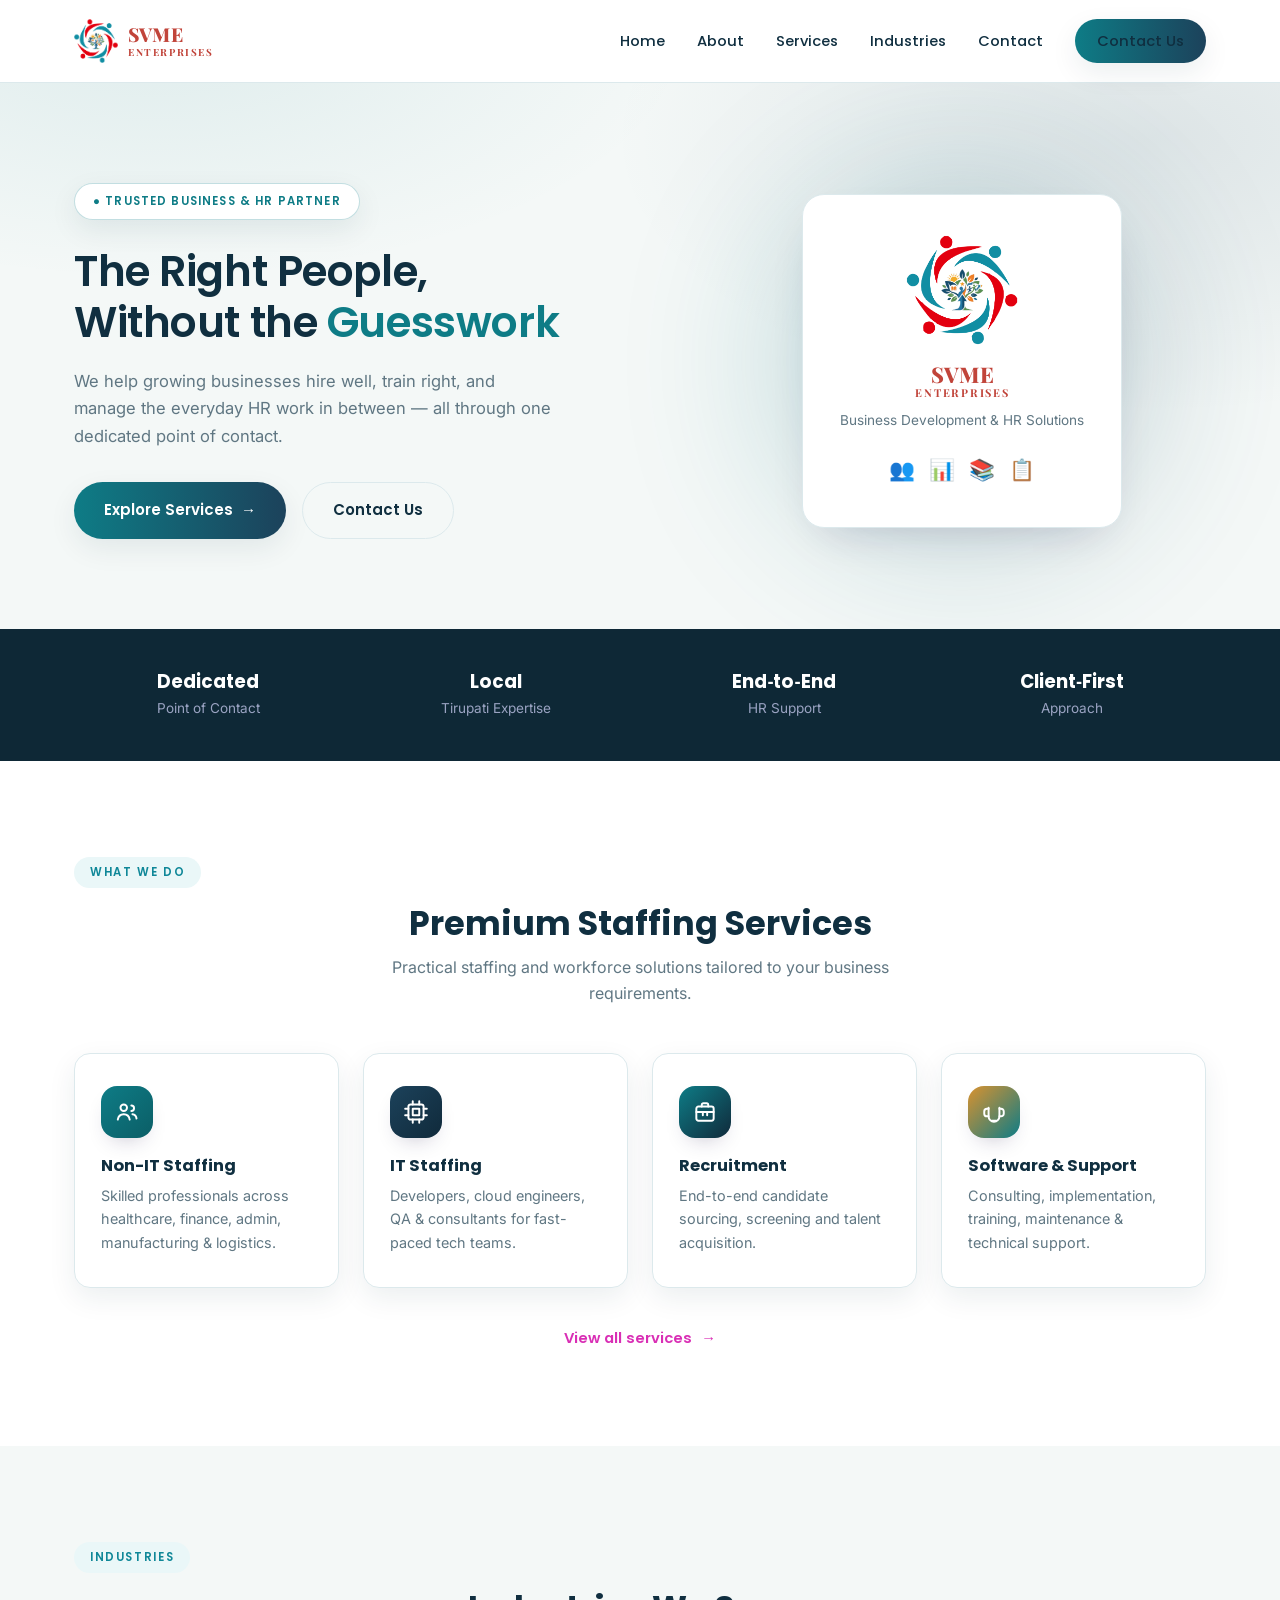
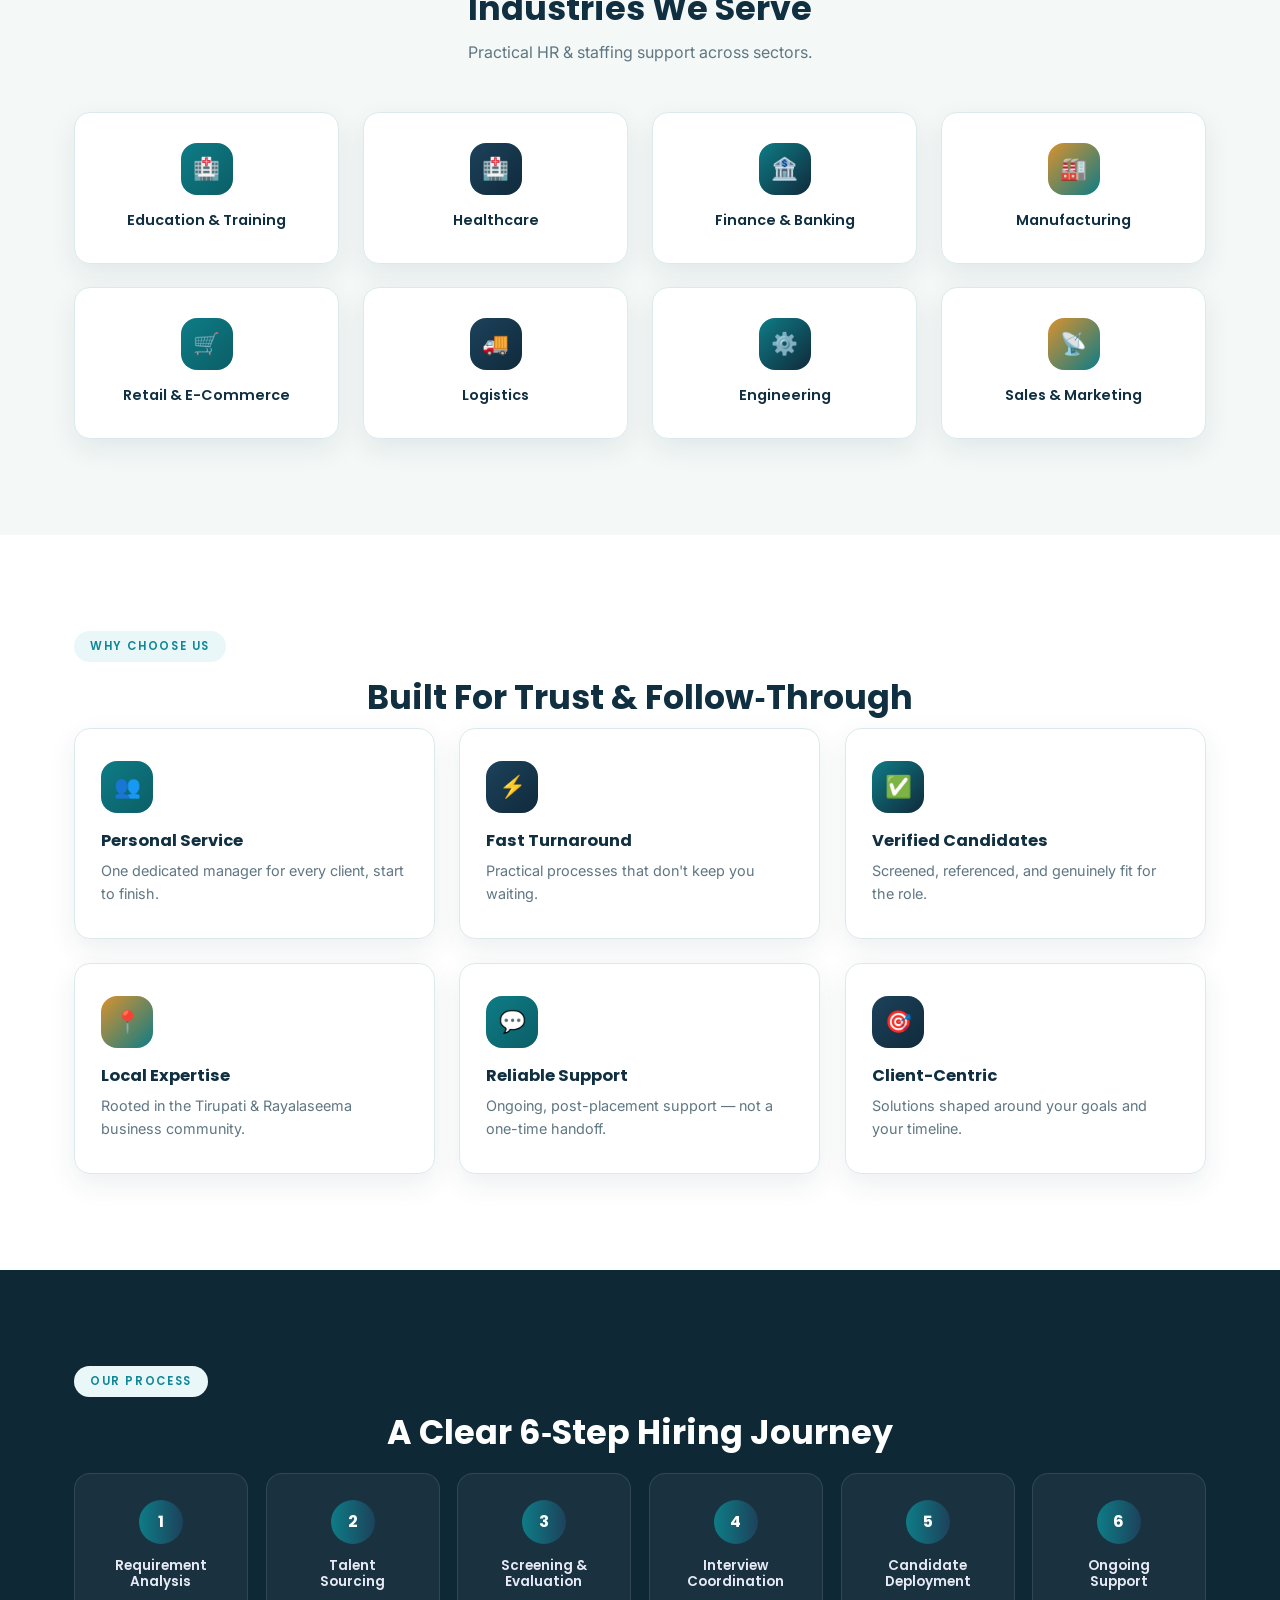
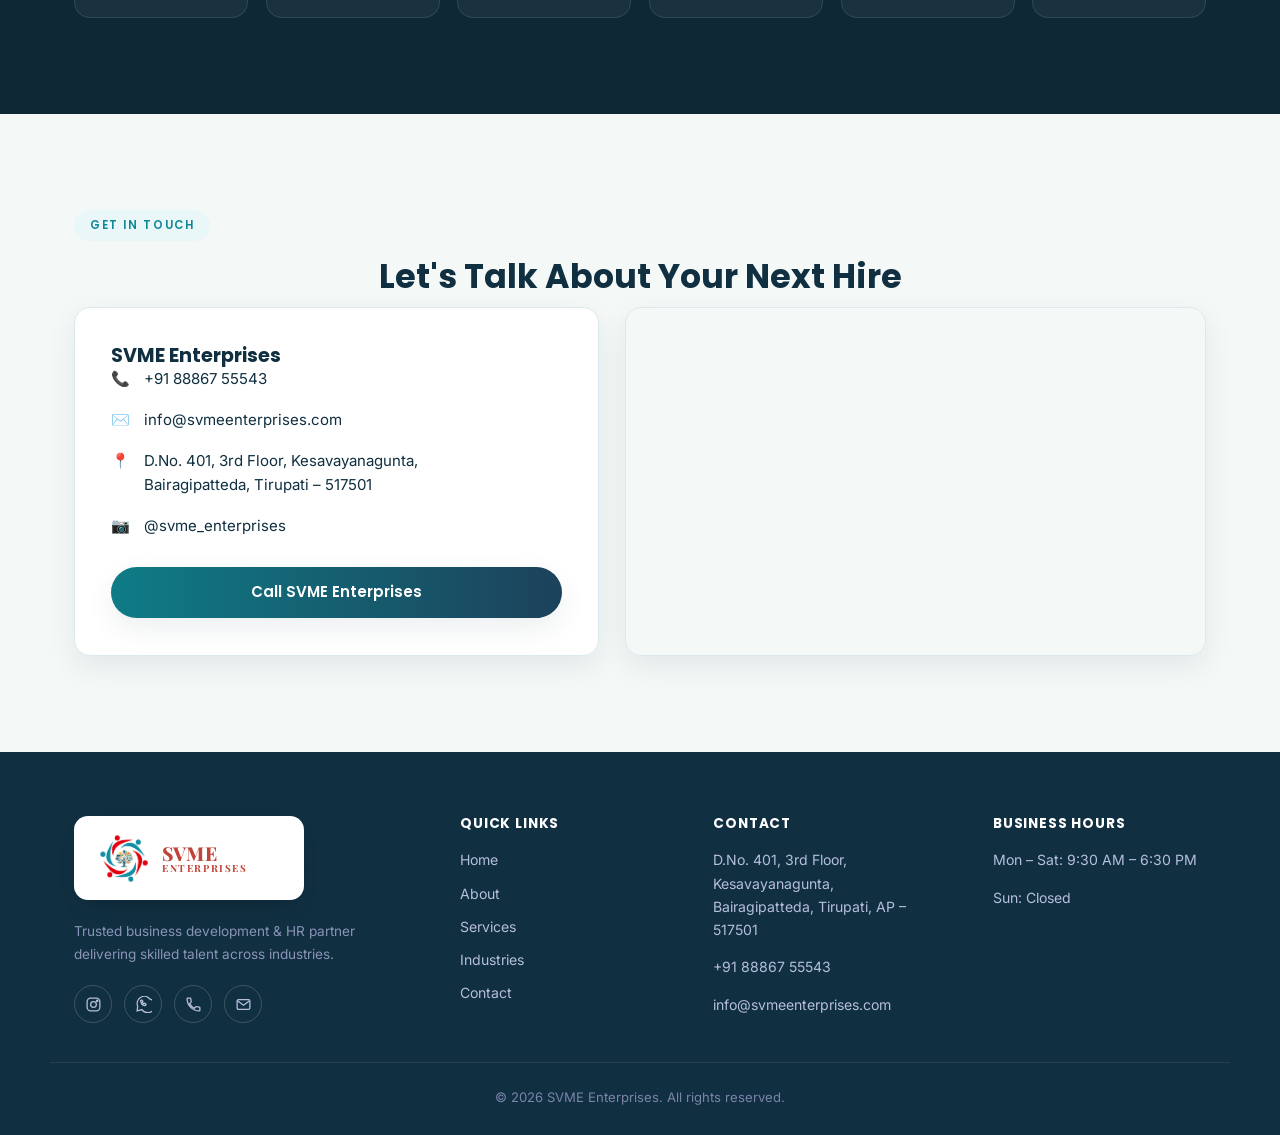
<file: index.html>
<!DOCTYPE html>
<html lang="en">
<head>
<meta charset="UTF-8">
<meta name="viewport" content="width=device-width, initial-scale=1.0">
<title>SVME Enterprises | Business Development &amp; HR Staffing Partner</title>
<meta name="description" content="SVME Enterprises — Trusted business development, recruitment &amp; HR staffing partner based in Tirupati, Andhra Pradesh.">
<link rel="icon" type="image/png" href="logo.png">
<link rel="preconnect" href="https://fonts.googleapis.com">
<link rel="preconnect" href="https://fonts.gstatic.com" crossorigin>
<link href="https://fonts.googleapis.com/css2?family=Poppins:wght@500;600;700;800&amp;family=Playfair+Display:wght@700;800&amp;family=Inter:wght@400;500;600&amp;display=swap" rel="stylesheet">
<link rel="stylesheet" href="style.css">
</head>
<body>

<!-- Header -->
<header class="site-header" id="top">
  <div class="wrap header-inner">
    <a class="brand" href="index.html">
      <img src="logo.png" alt="SVME Enterprises logo" class="brand-logo">
      <span class="brand-name"><span class="brand-svme">SVME</span><span class="brand-ent">Enterprises</span></span>
    </a>

    <button class="nav-toggle" id="navToggle" aria-label="Toggle navigation" aria-expanded="false">
      <span></span><span></span><span></span>
    </button>

    <nav class="site-nav" id="siteNav">
      <a href="index.html">Home</a>
      <a href="about.html">About</a>
      <a href="services.html">Services</a>
      <a href="#industries">Industries</a>
      <a href="contact.html">Contact</a>
      <a class="btn-gradient nav-cta" href="contact.html">Contact Us</a>
    </nav>
  </div>
</header>

<!-- Hero -->
<section class="hero">
  <div class="wrap hero-inner">
    <div class="hero-copy">
      <span class="badge">&#9679; TRUSTED BUSINESS &amp; HR PARTNER</span>
      <h1>The Right People,<br>Without the <span class="grad-text">Guesswork</span></h1>
      <p class="hero-lead">
        We help growing businesses hire well, train right, and manage the
        everyday HR work in between &mdash; all through one dedicated point
        of contact.
      </p>
      <div class="hero-actions">
        <a href="services.html" class="btn-gradient btn-lg">Explore Services <span class="arrow">&rarr;</span></a>
        <a href="contact.html" class="btn-outline btn-lg">Contact Us</a>
      </div>
    </div>

    <div class="hero-visual">
      <div class="hero-glow"></div>
      <div class="hero-card">
        <img src="logo.png" alt="SVME Enterprises" class="hero-logo">
        <p class="hero-card-title"><span class="brand-svme">SVME</span><span class="brand-ent block">Enterprises</span></p>
        <p class="hero-card-sub">Business Development &amp; HR Solutions</p>
        <div class="hero-card-row">
          <span>&#128101;</span><span>&#128202;</span><span>&#128218;</span><span>&#128203;</span>
        </div>
      </div>
    </div>
  </div>
</section>

<!-- Highlights strip -->
<section class="highlights">
  <div class="wrap highlights-grid">
    <div class="highlight"><h3>Dedicated</h3><p>Point of Contact</p></div>
    <div class="highlight"><h3>Local</h3><p>Tirupati Expertise</p></div>
    <div class="highlight"><h3>End&#8209;to&#8209;End</h3><p>HR Support</p></div>
    <div class="highlight"><h3>Client&#8209;First</h3><p>Approach</p></div>
  </div>
</section>

<!-- Services -->
<section class="section services" id="services">
  <div class="wrap">
    <span class="eyebrow center">WHAT WE DO</span>
    <h2 class="center">Premium Staffing Services</h2>
    <p class="section-sub center">Practical staffing and workforce solutions tailored to your business requirements.</p>

    <div class="card-grid four">
      <div class="feature-card service-card">
        <span class="icon-badge grad-1" aria-hidden="true">
          <svg viewBox="0 0 24 24" width="26" height="26" fill="none" stroke="currentColor" stroke-width="1.8" stroke-linecap="round" stroke-linejoin="round">
            <circle cx="9" cy="8" r="3"></circle><path d="M3.5 19c.5-3.2 2.2-5 5.5-5s5 1.8 5.5 5"></path>
            <path d="M16 11a2.5 2.5 0 1 0 0-5"></path><path d="M17 14c2.2.2 3.5 1.8 3.8 4"></path>
          </svg>
        </span>
        <h3>Non-IT Staffing</h3>
        <p>Skilled professionals across healthcare, finance, admin, manufacturing &amp; logistics.</p>
      </div>

      <div class="feature-card service-card">
        <span class="icon-badge grad-2" aria-hidden="true">
          <svg viewBox="0 0 24 24" width="26" height="26" fill="none" stroke="currentColor" stroke-width="1.8" stroke-linecap="round" stroke-linejoin="round">
            <rect x="5" y="5" width="14" height="14" rx="2"></rect>
            <path d="M9 2v3M15 2v3M9 19v3M15 19v3M2 9h3M2 15h3M19 9h3M19 15h3"></path>
            <path d="M9 9h6v6H9z"></path>
          </svg>
        </span>
        <h3>IT Staffing</h3>
        <p>Developers, cloud engineers, QA &amp; consultants for fast-paced tech teams.</p>
      </div>

      <div class="feature-card service-card">
        <span class="icon-badge grad-3" aria-hidden="true">
          <svg viewBox="0 0 24 24" width="26" height="26" fill="none" stroke="currentColor" stroke-width="1.8" stroke-linecap="round" stroke-linejoin="round">
            <rect x="4" y="7" width="16" height="13" rx="2"></rect>
            <path d="M9 7V5.5A1.5 1.5 0 0 1 10.5 4h3A1.5 1.5 0 0 1 15 5.5V7M4 12h16"></path>
            <path d="M10 12v3M14 12v3"></path>
          </svg>
        </span>
        <h3>Recruitment</h3>
        <p>End-to-end candidate sourcing, screening and talent acquisition.</p>
      </div>

      <div class="feature-card service-card">
        <span class="icon-badge grad-4" aria-hidden="true">
          <svg viewBox="0 0 24 24" width="26" height="26" fill="none" stroke="currentColor" stroke-width="1.8" stroke-linecap="round" stroke-linejoin="round">
            <path d="M7 8v8a5 5 0 0 0 10 0V8"></path>
            <path d="M7 9H5.5A2.5 2.5 0 0 0 3 11.5v2A2.5 2.5 0 0 0 5.5 16H7M17 9h1.5a2.5 2.5 0 0 1 2.5 2.5v2a2.5 2.5 0 0 1-2.5 2.5H17"></path>
            <path d="M10 20h4"></path>
          </svg>
        </span>
        <h3>Software &amp; Support</h3>
        <p>Consulting, implementation, training, maintenance &amp; technical support.</p>
      </div>
    </div>

    <div class="services-link-wrap">
      <a href="services.html" class="services-link">View all services <span aria-hidden="true">&rarr;</span></a>
    </div>
  </div>
</section>

<!-- Industries -->
<section class="section industries" id="industries">
  <div class="wrap">
    <span class="eyebrow center">INDUSTRIES</span>
    <h2 class="center">Industries We Serve</h2>
    <p class="section-sub center">Practical HR &amp; staffing support across sectors.</p>

    <div class="card-grid four industry-grid">
      <div class="industry-card"><span class="icon-badge grad-1">&#127973;</span><p>Education &amp; Training</p></div>
      <div class="industry-card"><span class="icon-badge grad-2">&#127973;&#65039;</span><p>Healthcare</p></div>
      <div class="industry-card"><span class="icon-badge grad-3">&#127974;</span><p>Finance &amp; Banking</p></div>
      <div class="industry-card"><span class="icon-badge grad-4">&#127981;</span><p>Manufacturing</p></div>
      <div class="industry-card"><span class="icon-badge grad-1">&#128722;</span><p>Retail &amp; E-Commerce</p></div>
      <div class="industry-card"><span class="icon-badge grad-2">&#128666;</span><p>Logistics</p></div>
      <div class="industry-card"><span class="icon-badge grad-3">&#9881;&#65039;</span><p>Engineering</p></div>
      <div class="industry-card"><span class="icon-badge grad-4">&#128225;</span><p>Sales &amp; Marketing</p></div>
    </div>
  </div>
</section>

<!-- Why choose us -->
<section class="section why">
  <div class="wrap">
    <span class="eyebrow center">WHY CHOOSE US</span>
    <h2 class="center">Built For Trust &amp; Follow&#8209;Through</h2>

    <div class="card-grid three">
      <div class="feature-card">
        <span class="icon-badge grad-1">&#128101;</span>
        <h3>Personal Service</h3>
        <p>One dedicated manager for every client, start to finish.</p>
      </div>
      <div class="feature-card">
        <span class="icon-badge grad-2">&#9889;</span>
        <h3>Fast Turnaround</h3>
        <p>Practical processes that don't keep you waiting.</p>
      </div>
      <div class="feature-card">
        <span class="icon-badge grad-3">&#9989;</span>
        <h3>Verified Candidates</h3>
        <p>Screened, referenced, and genuinely fit for the role.</p>
      </div>
      <div class="feature-card">
        <span class="icon-badge grad-4">&#128205;</span>
        <h3>Local Expertise</h3>
        <p>Rooted in the Tirupati &amp; Rayalaseema business community.</p>
      </div>
      <div class="feature-card">
        <span class="icon-badge grad-1">&#128172;</span>
        <h3>Reliable Support</h3>
        <p>Ongoing, post-placement support &mdash; not a one-time handoff.</p>
      </div>
      <div class="feature-card">
        <span class="icon-badge grad-2">&#127919;</span>
        <h3>Client-Centric</h3>
        <p>Solutions shaped around your goals and your timeline.</p>
      </div>
    </div>
  </div>
</section>

<!-- Process -->
<section class="section process">
  <div class="wrap">
    <span class="eyebrow center light">OUR PROCESS</span>
    <h2 class="center light">A Clear 6&#8209;Step Hiring Journey</h2>

    <div class="process-grid">
      <div class="process-step"><span class="step-badge">1</span><h4>Requirement<br>Analysis</h4></div>
      <div class="process-step"><span class="step-badge">2</span><h4>Talent<br>Sourcing</h4></div>
      <div class="process-step"><span class="step-badge">3</span><h4>Screening &amp;<br>Evaluation</h4></div>
      <div class="process-step"><span class="step-badge">4</span><h4>Interview<br>Coordination</h4></div>
      <div class="process-step"><span class="step-badge">5</span><h4>Candidate<br>Deployment</h4></div>
      <div class="process-step"><span class="step-badge">6</span><h4>Ongoing<br>Support</h4></div>
    </div>
  </div>
</section>

<!-- Contact -->
<section class="section contact" id="contact">
  <div class="wrap">
    <span class="eyebrow center">GET IN TOUCH</span>
    <h2 class="center">Let's Talk About Your Next Hire</h2>

    <div class="contact-grid">
      <div class="contact-card">
        <h3>SVME Enterprises</h3>
        <!-- <p class="contact-person">V. Vinathi &mdash; BD / HR Manager</p> -->

        <ul class="contact-list">
          <li><span class="c-icon">&#128222;</span><a href="tel:+918886755543">+91 88867 55543</a></li>
          <li><span class="c-icon">&#9993;&#65039;</span><a href="mailto:info@svmeenterprises.com">info@svmeenterprises.com</a></li>
          <li><span class="c-icon">&#128205;</span><span>D.No. 401, 3rd Floor, Kesavayanagunta,<br>Bairagipatteda, Tirupati &ndash; 517501</span></li>
          <li><span class="c-icon">&#128247;</span><a href="https://www.instagram.com/svme_enterprises?igsh=MTJnbjJmdXRpMzVmag==" target="_blank" rel="noopener">@svme_enterprises</a></li>
        </ul>

        <a href="tel:+918886755543" class="btn-gradient btn-block">Call SVME Enterprises</a>
      </div>

      <div class="map-card">
        <iframe
          src="https://www.google.com/maps/embed?pb=!1m17!1m12!1m3!1d3877.654343580794!2d79.4210517750878!3d13.617910686760137!2m3!1f0!2f0!3f0!3m2!1i1024!2i768!4f13.1!3m2!1m1!2zMTPCsDM3JzA0LjUiTiA3OcKwMjUnMjUuMSJF!5e0!3m2!1sen!2sin!4v1786775547963!5m2!1sen!2sin"
          width="100%" height="100%" style="border:0;" allowfullscreen="" loading="lazy"
          referrerpolicy="strict-origin-when-cross-origin" title="SVME Enterprises location">
        </iframe>
      </div>
    </div>
  </div>
</section>

<!-- Footer -->
<footer class="site-footer">
  <div class="wrap footer-grid">
    <div class="footer-brand">
      <div class="footer-logo-box">
        <img src="logo.png" alt="SVME Enterprises logo" class="footer-logo">
        <span class="footer-logo-text"><span class="brand-svme">SVME</span><span class="brand-ent block">Enterprises</span></span>
      </div>
      <p class="footer-tag">Trusted business development &amp; HR partner delivering skilled talent across industries.</p>
      <div class="footer-social">
        <a href="https://www.instagram.com/svme_enterprises?igsh=MTJnbjJmdXRpMzVmag==" target="_blank" rel="noopener" aria-label="Instagram">
          <svg viewBox="0 0 24 24" width="17" height="17" fill="none" stroke="currentColor" stroke-width="1.8"><rect x="3" y="3" width="18" height="18" rx="5"/><circle cx="12" cy="12" r="4"/><circle cx="17.2" cy="6.8" r="1"/></svg>
        </a>
        <a href="https://wa.me/918886755543" target="_blank" rel="noopener" aria-label="WhatsApp">
          <svg viewBox="0 0 24 24" width="17" height="17" fill="none" stroke="currentColor" stroke-width="1.8"><path d="M20.5 3.9A10 10 0 0 0 3.8 14.4L3 21l6.7-1.8A10 10 0 1 0 20.5 3.9Z"/><path d="M8.6 8.4c.3 2.6 2.5 4.8 5.1 5.1.8.1 1.5-.4 1.7-1.1l.1-.6a.8.8 0 0 0-.4-.9l-1.4-.6a.8.8 0 0 0-.9.2l-.4.5a5.1 5.1 0 0 1-2.1-2.1l.5-.4a.8.8 0 0 0 .2-.9l-.6-1.4a.8.8 0 0 0-.9-.4l-.6.1c-.7.2-1.2.9-1.1 1.7Z"/></svg>
        </a>
        <a href="tel:+918886755543" aria-label="Call SVME Enterprises">
          <svg viewBox="0 0 24 24" width="17" height="17" fill="none" stroke="currentColor" stroke-width="1.8"><path d="M6.6 10.8c1.4 2.8 3.8 5.2 6.6 6.6l2.2-2.2c.3-.3.7-.4 1-.2 1.1.4 2.3.6 3.6.6.6 0 1 .4 1 1V20c0 .6-.4 1-1 1C10.6 21 3 13.4 3 4c0-.6.4-1 1-1h3.2c.6 0 1 .4 1 1 0 1.3.2 2.5.6 3.6.1.4 0 .8-.2 1L6.6 10.8z"/></svg>
        </a>
        <a href="mailto:info@svmeenterprises.com" aria-label="Email SVME Enterprises">
          <svg viewBox="0 0 24 24" width="17" height="17" fill="none" stroke="currentColor" stroke-width="1.8"><rect x="3" y="5" width="18" height="14" rx="2"/><path d="m4 7 8 6 8-6"/></svg>
        </a>
      </div>
    </div>

    <div class="footer-col">
      <h4>Quick Links</h4>
      <a href="index.html">Home</a>
      <a href="about.html">About</a>
      <a href="services.html">Services</a>
      <a href="#industries">Industries</a>
      <a href="contact.html">Contact</a>
    </div>

    <div class="footer-col">
      <h4>Contact</h4>
      <p>D.No. 401, 3rd Floor, Kesavayanagunta,<br>Bairagipatteda, Tirupati, AP &ndash; 517501</p>
      <p><a href="tel:+918886755543">+91 88867 55543</a></p>
      <p><a href="mailto:info@svmeenterprises.com">info@svmeenterprises.com</a></p>
    </div>

    <div class="footer-col">
      <h4>Business Hours</h4>
      <p>Mon &ndash; Sat: 9:30 AM &ndash; 6:30 PM</p>
      <p>Sun: Closed</p>
    </div>
  </div>
  <p class="footer-copy">&copy; <span id="year"></span> SVME Enterprises. All rights reserved.</p>
</footer>

<script src="script.js"></script>
</body>
</html>
</file>
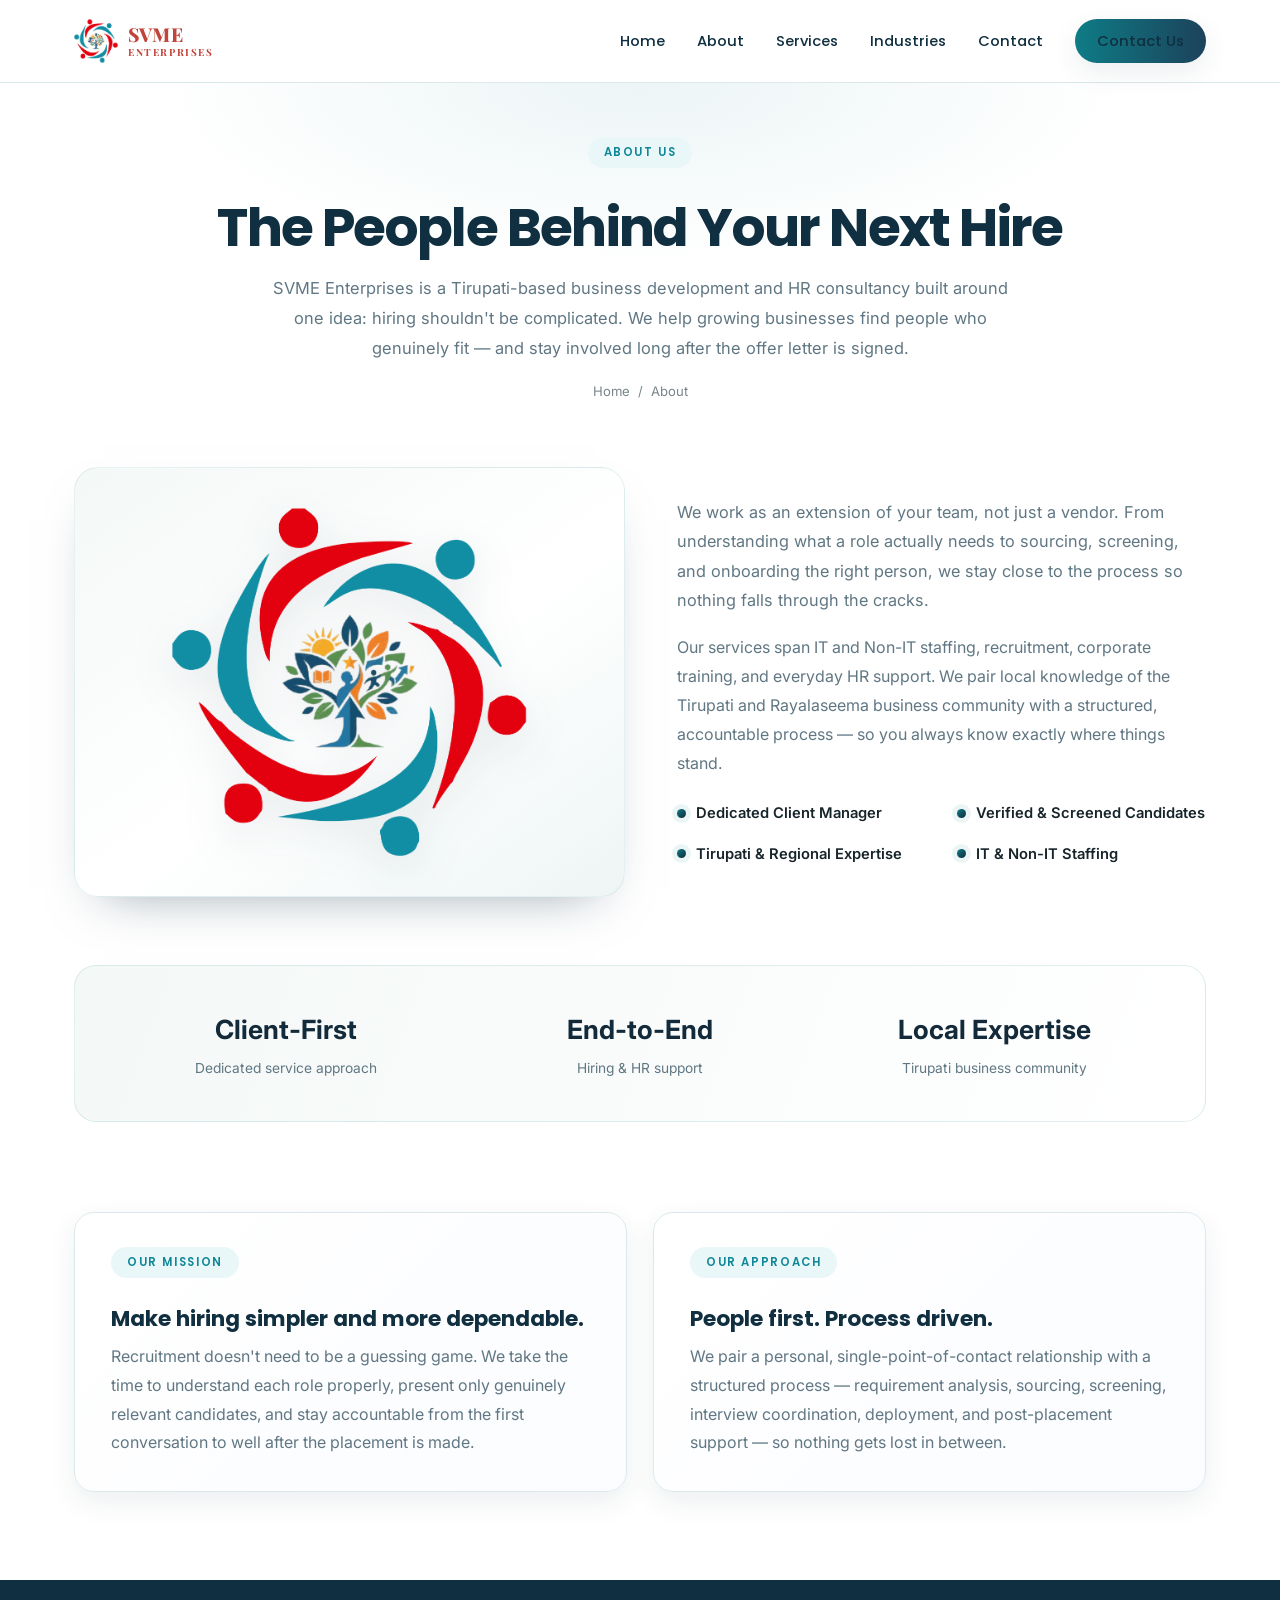
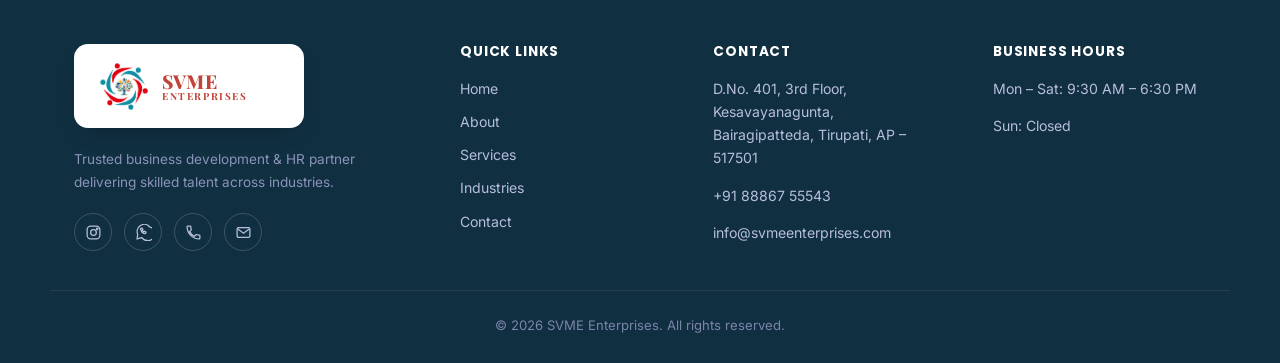
<file: about.html>
<!DOCTYPE html>
<html lang="en">
<head>
<meta charset="UTF-8">
<meta name="viewport" content="width=device-width, initial-scale=1.0">
<title>About Us | SVME Enterprises</title>
<meta name="description" content="Learn about SVME Enterprises and our approach to staffing, recruitment and workforce solutions.">
<link rel="icon" type="image/png" href="logo.png">
<link rel="preconnect" href="https://fonts.googleapis.com">
<link rel="preconnect" href="https://fonts.gstatic.com" crossorigin>
<link href="https://fonts.googleapis.com/css2?family=Poppins:wght@500;600;700;800&family=Playfair+Display:wght@700;800&family=Inter:wght@400;500;600&display=swap" rel="stylesheet">
<link rel="stylesheet" href="style.css">
<style>
.about-page-hero{
  padding:54px 0 22px;
  text-align:center;
  background:
    radial-gradient(700px 260px at 50% 0%, rgba(14,124,134,.08), transparent 70%),
    #fff;
}
.about-page-hero h1{
  margin:12px 0 14px;
  font-size:clamp(2.2rem,4.2vw,3.35rem);
  letter-spacing:-.03em;
}
.about-page-hero .lead{
  max-width:760px;margin:0 auto;color:var(--muted);
  font-size:1.03rem;line-height:1.8;
}
.about-breadcrumb{
  display:flex;justify-content:center;gap:8px;align-items:center;
  margin-top:18px;color:#7a858a;font-size:.82rem;
}
.about-main{padding:42px 0 90px;background:#fff}
.about-grid{
  display:grid;grid-template-columns:minmax(0,1.02fr) minmax(0,.98fr);
  gap:52px;align-items:center;
}
.about-logo-card{
  width:100%;height:430px;border-radius:24px;
  display:flex;align-items:center;justify-content:center;
  background:linear-gradient(145deg,#f4f8f7 0%,#ffffff 55%,#eef5f5 100%);
  border:1px solid rgba(14,124,134,.10);
  box-shadow:0 22px 50px -30px rgba(20,50,70,.5);
  overflow:hidden;
}
.about-logo-card img{
  width:min(68%,360px);height:auto;display:block;
  object-fit:contain;
  filter:drop-shadow(0 14px 22px rgba(20,50,70,.10));
}
.about-copy p{color:var(--muted);line-height:1.8;margin:0 0 18px}
.about-copy .intro{font-size:1.02rem}
.about-points{
  display:grid;grid-template-columns:1fr 1fr;gap:16px 30px;
  margin-top:24px;
}
.about-point{
  display:flex;gap:10px;align-items:center;color:#17252b;
  font-weight:600;font-size:.92rem;
}
.about-point:before{
  content:"";width:9px;height:9px;flex:0 0 9px;border-radius:50%;
  background:linear-gradient(135deg,#0E7C86,#102A3B);
  box-shadow:0 0 0 5px rgba(14,124,134,.08);
}
.about-highlight{
  margin-top:68px;padding:42px 46px;border-radius:22px;
  background:linear-gradient(110deg,#F4F8F7 0%,#FFFFFF 100%);
  border:1px solid rgba(14,124,134,.12);
}
.about-highlight-grid{display:grid;grid-template-columns:repeat(3,1fr);gap:24px;text-align:center}
.about-stat strong{display:block;font-size:1.65rem;color:#132a3a}
.about-stat span{display:block;color:var(--muted);font-size:.86rem;margin-top:5px}
@media(max-width:900px){
  .about-grid{grid-template-columns:1fr;gap:34px}
  .about-logo-card{height:360px}
}
@media(max-width:600px){
  .about-page-hero{padding:44px 0 16px}
  .about-main{padding:32px 0 65px}
  .about-logo-card{height:280px;border-radius:18px}
  .about-points{grid-template-columns:1fr}
  .about-highlight{padding:30px 22px}
  .about-highlight-grid{grid-template-columns:1fr}
}

.about-extra{padding:0 0 88px;background:#fff}
.about-extra-grid{display:grid;grid-template-columns:1fr 1fr;gap:26px}
.about-extra-grid article{padding:34px 36px;border:1px solid var(--line);border-radius:20px;background:linear-gradient(135deg,#fff 0%,#fbfcff 100%);box-shadow:var(--shadow-sm)}
.about-extra-grid h2{font-size:1.35rem;margin:12px 0 10px}
.about-extra-grid p{margin:0;color:var(--muted);line-height:1.8}
@media(max-width:700px){.about-extra-grid{grid-template-columns:1fr}.about-extra-grid article{padding:28px 24px}}
</style>
</head>
<body>

<!-- Header -->
<header class="site-header" id="top">
  <div class="wrap header-inner">
    <a class="brand" href="index.html">
      <img src="logo.png" alt="SVME Enterprises logo" class="brand-logo">
      <span class="brand-name"><span class="brand-svme">SVME</span><span class="brand-ent">Enterprises</span></span>
    </a>

    <button class="nav-toggle" id="navToggle" aria-label="Toggle navigation" aria-expanded="false">
      <span></span><span></span><span></span>
    </button>

    <nav class="site-nav" id="siteNav">
      <a href="index.html">Home</a>
      <a href="about.html">About</a>
      <a href="services.html">Services</a>
      <a href="index.html#industries">Industries</a>
      <a href="contact.html">Contact</a>
      <a class="btn-gradient nav-cta" href="contact.html">Contact Us</a>
    </nav>
  </div>
</header>



<main>
<section class="about-page-hero">
  <div class="wrap">
    <span class="eyebrow">ABOUT US</span>
    <h1>The People Behind Your Next Hire</h1>
    <p class="lead">SVME Enterprises is a Tirupati-based business development and HR consultancy built around one idea: hiring shouldn't be complicated. We help growing businesses find people who genuinely fit &mdash; and stay involved long after the offer letter is signed.</p>
    <div class="about-breadcrumb">
      <a href="index.html">Home</a><span>/</span><span>About</span>
    </div>
  </div>
</section>

<section class="about-main">
  <div class="wrap">
    <div class="about-grid">
      <div>
        <div class="about-logo-card"><img src="logo.png" alt="SVME Enterprises logo"></div>
      </div>
      <div class="about-copy">
        <p class="intro">We work as an extension of your team, not just a vendor. From understanding what a role actually needs to sourcing, screening, and onboarding the right person, we stay close to the process so nothing falls through the cracks.</p>
        <p>Our services span IT and Non-IT staffing, recruitment, corporate training, and everyday HR support. We pair local knowledge of the Tirupati and Rayalaseema business community with a structured, accountable process &mdash; so you always know exactly where things stand.</p>
        <div class="about-points">
          <div class="about-point">Dedicated Client Manager</div>
          <div class="about-point">Verified &amp; Screened Candidates</div>
          <div class="about-point">Tirupati &amp; Regional Expertise</div>
          <div class="about-point">IT &amp; Non-IT Staffing</div>
        </div>
      </div>
    </div>

    <div class="about-highlight">
      <div class="about-highlight-grid">
        <div class="about-stat"><strong>Client-First</strong><span>Dedicated service approach</span></div>
        <div class="about-stat"><strong>End-to-End</strong><span>Hiring &amp; HR support</span></div>
        <div class="about-stat"><strong>Local Expertise</strong><span>Tirupati business community</span></div>
      </div>
    </div>
  </div>

</section>

<section class="about-extra">
  <div class="wrap">
    <div class="about-extra-grid">
      <article>
        <span class="eyebrow">OUR MISSION</span>
        <h2>Make hiring simpler and more dependable.</h2>
        <p>Recruitment doesn't need to be a guessing game. We take the time to understand each role properly, present only genuinely relevant candidates, and stay accountable from the first conversation to well after the placement is made.</p>
      </article>
      <article>
        <span class="eyebrow">OUR APPROACH</span>
        <h2>People first. Process driven.</h2>
        <p>We pair a personal, single-point-of-contact relationship with a structured process &mdash; requirement analysis, sourcing, screening, interview coordination, deployment, and post-placement support &mdash; so nothing gets lost in between.</p>
      </article>
    </div>
  </div>
</section>

</section>
</main>

<!-- Footer -->
<footer class="site-footer">
  <div class="wrap footer-grid">
    <div class="footer-brand">
      <div class="footer-logo-box">
        <img src="logo.png" alt="SVME Enterprises logo" class="footer-logo">
        <span class="footer-logo-text"><span class="brand-svme">SVME</span><span class="brand-ent block">Enterprises</span></span>
      </div>
      <p class="footer-tag">Trusted business development &amp; HR partner delivering skilled talent across industries.</p>
      <div class="footer-social">
        <a href="https://www.instagram.com/svme_enterprises?igsh=MTJnbjJmdXRpMzVmag==" target="_blank" rel="noopener" aria-label="Instagram">
          <svg viewBox="0 0 24 24" width="17" height="17" fill="none" stroke="currentColor" stroke-width="1.8"><rect x="3" y="3" width="18" height="18" rx="5"/><circle cx="12" cy="12" r="4"/><circle cx="17.2" cy="6.8" r="1"/></svg>
        </a>
        <a href="https://wa.me/918886755543" target="_blank" rel="noopener" aria-label="WhatsApp">
          <svg viewBox="0 0 24 24" width="17" height="17" fill="none" stroke="currentColor" stroke-width="1.8"><path d="M20.5 3.9A10 10 0 0 0 3.8 14.4L3 21l6.7-1.8A10 10 0 1 0 20.5 3.9Z"/><path d="M8.6 8.4c.3 2.6 2.5 4.8 5.1 5.1.8.1 1.5-.4 1.7-1.1l.1-.6a.8.8 0 0 0-.4-.9l-1.4-.6a.8.8 0 0 0-.9.2l-.4.5a5.1 5.1 0 0 1-2.1-2.1l.5-.4a.8.8 0 0 0 .2-.9l-.6-1.4a.8.8 0 0 0-.9-.4l-.6.1c-.7.2-1.2.9-1.1 1.7Z"/></svg>
        </a>
        <a href="tel:+918886755543" aria-label="Call SVME Enterprises">
          <svg viewBox="0 0 24 24" width="17" height="17" fill="none" stroke="currentColor" stroke-width="1.8"><path d="M6.6 10.8c1.4 2.8 3.8 5.2 6.6 6.6l2.2-2.2c.3-.3.7-.4 1-.2 1.1.4 2.3.6 3.6.6.6 0 1 .4 1 1V20c0 .6-.4 1-1 1C10.6 21 3 13.4 3 4c0-.6.4-1 1-1h3.2c.6 0 1 .4 1 1 0 1.3.2 2.5.6 3.6.1.4 0 .8-.2 1L6.6 10.8z"/></svg>
        </a>
        <a href="mailto:info@svmeenterprises.com" aria-label="Email SVME Enterprises">
          <svg viewBox="0 0 24 24" width="17" height="17" fill="none" stroke="currentColor" stroke-width="1.8"><rect x="3" y="5" width="18" height="14" rx="2"/><path d="m4 7 8 6 8-6"/></svg>
        </a>
      </div>
    </div>

    <div class="footer-col">
      <h4>Quick Links</h4>
      <a href="index.html">Home</a>
      <a href="about.html">About</a>
      <a href="services.html">Services</a>
      <a href="index.html#industries">Industries</a>
      <a href="contact.html">Contact</a>
    </div>

    <div class="footer-col">
      <h4>Contact</h4>
      <p>D.No. 401, 3rd Floor, Kesavayanagunta,<br>Bairagipatteda, Tirupati, AP &ndash; 517501</p>
      <p><a href="tel:+918886755543">+91 88867 55543</a></p>
      <p><a href="mailto:info@svmeenterprises.com">info@svmeenterprises.com</a></p>
    </div>

    <div class="footer-col">
      <h4>Business Hours</h4>
      <p>Mon &ndash; Sat: 9:30 AM &ndash; 6:30 PM</p>
      <p>Sun: Closed</p>
    </div>
  </div>
  <p class="footer-copy">&copy; <span id="year"></span> SVME Enterprises. All rights reserved.</p>
</footer>

<script src="script.js"></script>
</body>
</html>
</file>
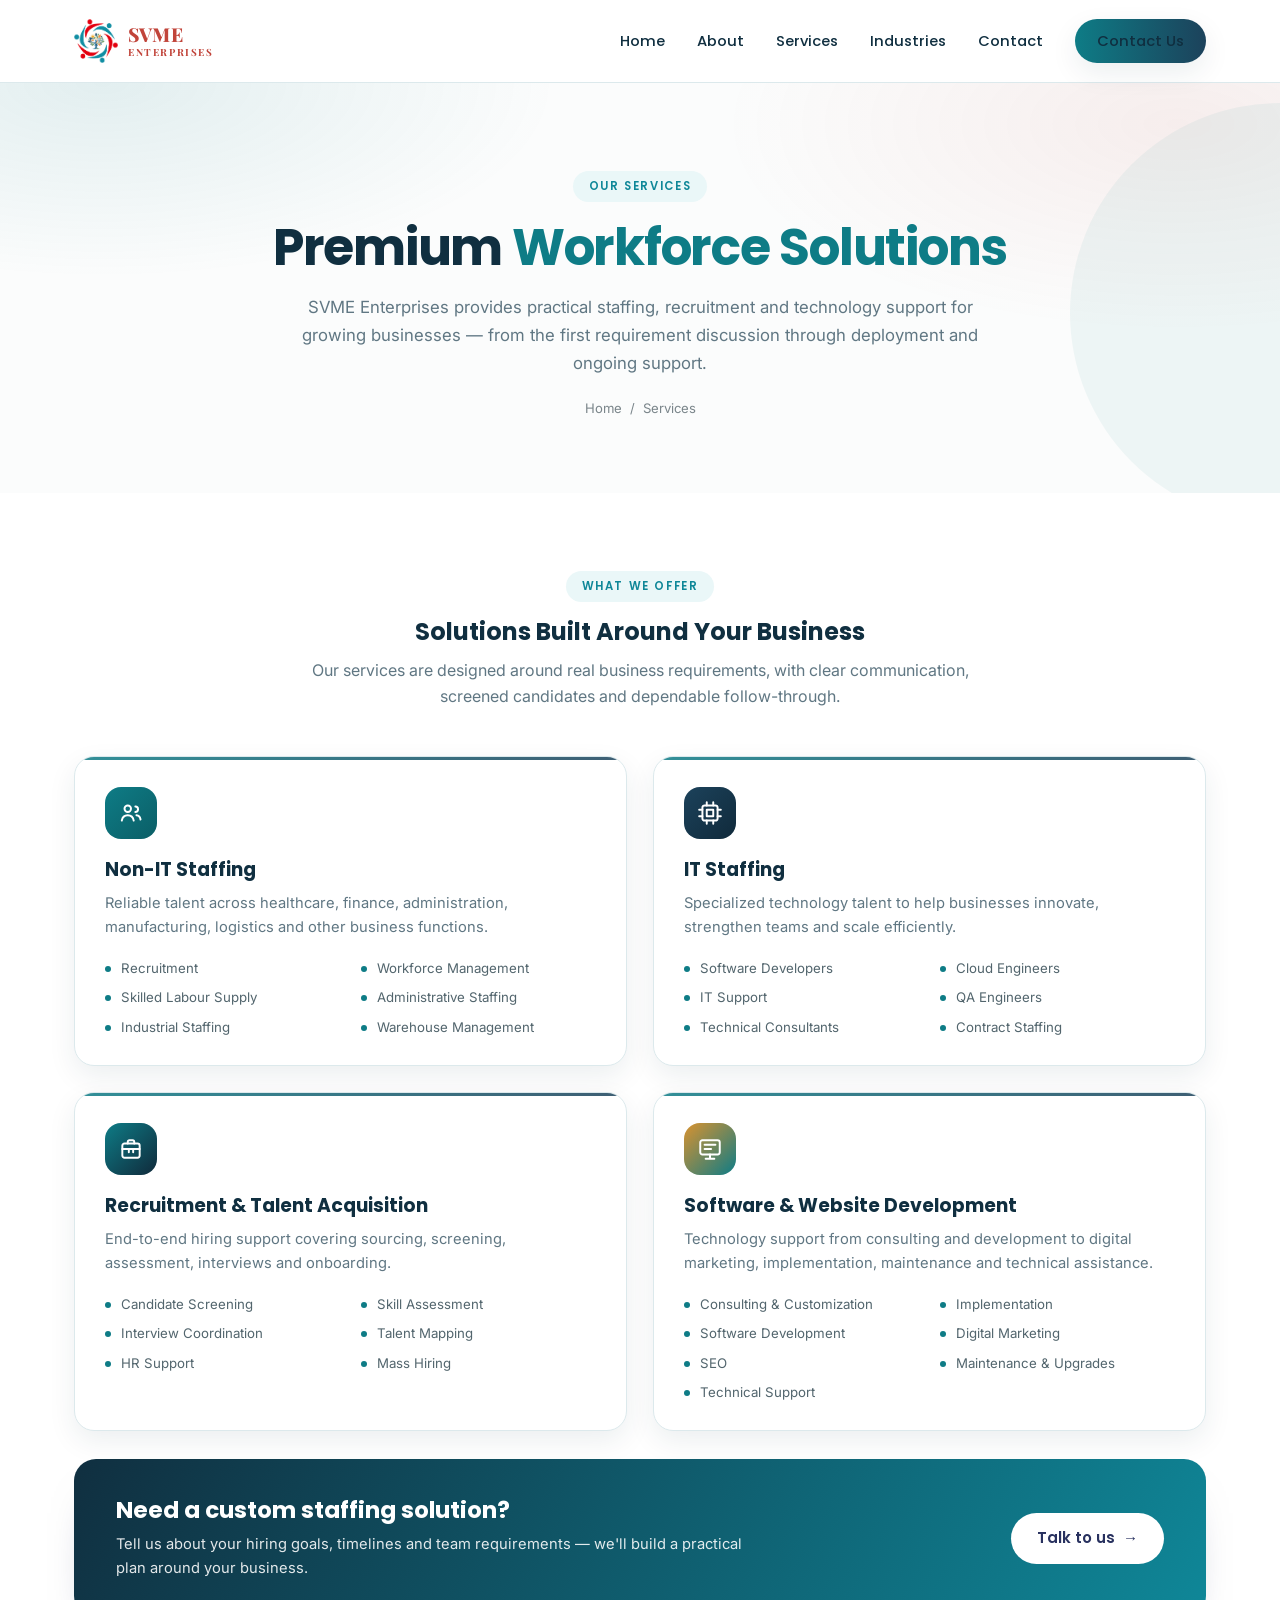
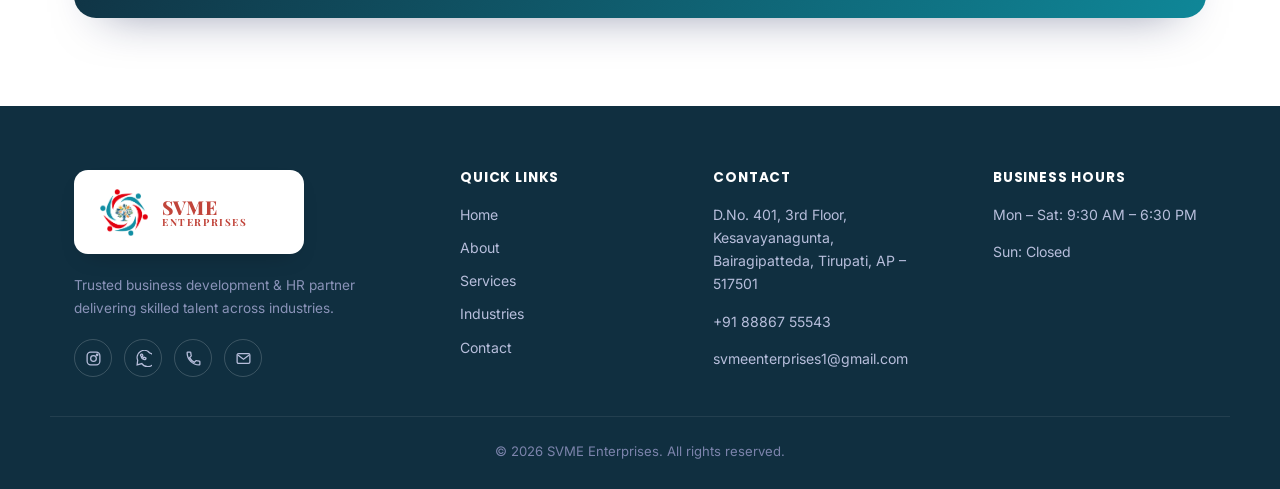
<file: services.html>
<!DOCTYPE html>
<html lang="en">
<head>
<meta charset="UTF-8">
<meta name="viewport" content="width=device-width, initial-scale=1.0">
<title>Services | SVME Enterprises</title>
<meta name="description" content="SVME Enterprises staffing, recruitment, talent acquisition and software services.">
<link rel="icon" type="image/png" href="logo.png">
<link rel="preconnect" href="https://fonts.googleapis.com">
<link rel="preconnect" href="https://fonts.gstatic.com" crossorigin>
<link href="https://fonts.googleapis.com/css2?family=Poppins:wght@500;600;700;800&family=Playfair+Display:wght@700;800&family=Inter:wght@400;500;600&display=swap" rel="stylesheet">
<link rel="stylesheet" href="style.css">
<style>
/* Dedicated Services page */
.services-hero{
  position:relative;
  padding:88px 0 74px;
  overflow:hidden;
  background:
    radial-gradient(700px 300px at 8% 0%, rgba(14,124,134,.10), transparent 65%),
    radial-gradient(700px 320px at 92% 10%, rgba(193,68,58,.08), transparent 65%),
    #fbfcfc;
}
.services-hero:after{
  content:""; position:absolute; width:420px; height:420px; border-radius:50%;
  right:-210px; top:20px; background:rgba(14,124,134,.055); pointer-events:none;
}
.services-hero-inner{position:relative;z-index:1;max-width:820px;margin:0 auto;text-align:center}
.services-hero h1{
  font-size:clamp(2rem,4.5vw,3.15rem);
  letter-spacing:-.025em;
  margin-bottom:16px;
}
.services-hero .lead{
  max-width:690px; margin:0 auto; color:var(--muted); font-size:1.05rem;
}
.services-breadcrumb{
  display:flex; justify-content:center; gap:8px; align-items:center;
  color:#7a858a; font-size:.82rem; margin-top:20px;
}
.services-breadcrumb a:hover{color:var(--p1)}

.services-list-section{padding:78px 0 88px;background:#fff}
.services-list-section .section-heading{max-width:720px;margin:0 auto 46px;text-align:center}
.services-list-section .section-heading h2{margin-bottom:10px}
.services-list-section .section-heading p{color:var(--muted);margin:0}

.service-detail-grid{
  display:grid; grid-template-columns:repeat(2,minmax(0,1fr)); gap:26px;
}
.service-detail-card{
  position:relative; background:#fff; border:1px solid var(--line);
  border-radius:20px; padding:30px 30px 28px;
  box-shadow:var(--shadow-sm); transition:transform .2s ease,box-shadow .2s ease,border-color .2s ease;
  overflow:hidden;
}
.service-detail-card:before{
  content:""; position:absolute; left:0; top:0; right:0; height:3px;
  background:var(--grad); opacity:.85;
}
.service-detail-card:hover{transform:translateY(-5px);box-shadow:var(--shadow);border-color:rgba(14,124,134,.18)}
.service-detail-card .icon-badge{margin-bottom:20px}
.service-detail-card h3{font-size:1.18rem;margin-bottom:9px}
.service-detail-card>p{color:var(--muted);font-size:.92rem;margin:0 0 20px;max-width:58ch}
.service-list{
  display:grid;grid-template-columns:1fr 1fr;gap:10px 20px;
  margin:0;padding:0;list-style:none;
}
.service-list li{
  position:relative;padding-left:16px;color:#52656d;font-size:.83rem;line-height:1.45;
}
.service-list li:before{
  content:"";position:absolute;left:0;top:.52em;width:6px;height:6px;border-radius:50%;background:var(--p1);
}

.services-cta{
  margin-top:28px;border-radius:22px;padding:38px 42px;
  display:flex;align-items:center;justify-content:space-between;gap:28px;
  background:linear-gradient(120deg,#102F40 0%,#0F8798 100%);
  box-shadow:0 24px 48px -30px rgba(20,30,80,.5);
}
.services-cta h2{color:#fff;font-size:1.45rem;margin-bottom:7px}
.services-cta p{color:rgba(255,255,255,.88);margin:0;max-width:640px;font-size:.92rem}
.services-cta .btn-gradient{background:#fff;color:#28315f;box-shadow:none;flex-shrink:0}
.services-cta .btn-gradient:hover{filter:none;background:#fff}

@media(max-width:900px){
  .service-detail-grid{grid-template-columns:1fr}
  .services-cta{align-items:flex-start;flex-direction:column}
}
@media(max-width:600px){
  .services-hero{padding:64px 0 54px}
  .services-list-section{padding:60px 0 68px}
  .service-detail-card{padding:26px 22px}
  .service-list{grid-template-columns:1fr}
  .services-cta{padding:30px 24px}
}

.service-cta,
.custom-cta,
.cta-banner{
  background:linear-gradient(120deg,#102F40 0%,#0F8798 100%) !important;
  border:1px solid rgba(255,255,255,.12) !important;
}
.service-cta h2,.service-cta p,
.custom-cta h2,.custom-cta p,
.cta-banner h2,.cta-banner p{color:#fff !important}
.service-cta .btn,.custom-cta .btn,.cta-banner .btn{
  background:#fff !important;color:#102F40 !important;border-color:#fff !important;
}
</style>
</head>
<body>

<!-- Header -->
<header class="site-header" id="top">
  <div class="wrap header-inner">
    <a class="brand" href="index.html">
      <img src="logo.png" alt="SVME Enterprises logo" class="brand-logo">
      <span class="brand-name"><span class="brand-svme">SVME</span><span class="brand-ent">Enterprises</span></span>
    </a>

    <button class="nav-toggle" id="navToggle" aria-label="Toggle navigation" aria-expanded="false">
      <span></span><span></span><span></span>
    </button>

    <nav class="site-nav" id="siteNav">
      <a href="index.html">Home</a>
      <a href="about.html">About</a>
      <a href="services.html">Services</a>
      <a href="index.html#industries">Industries</a>
      <a href="contact.html">Contact</a>
      <a class="btn-gradient nav-cta" href="contact.html">Contact Us</a>
    </nav>
  </div>
</header>



<main>
<section class="services-hero">
  <div class="wrap services-hero-inner">
    <span class="eyebrow">OUR SERVICES</span>
    <h1>Premium <span class="grad-text">Workforce Solutions</span></h1>
    <p class="lead">SVME Enterprises provides practical staffing, recruitment and technology support for growing businesses — from the first requirement discussion through deployment and ongoing support.</p>
    <div class="services-breadcrumb">
      <a href="index.html">Home</a><span>/</span><span>Services</span>
    </div>
  </div>
</section>

<section class="services-list-section">
  <div class="wrap">
    <div class="section-heading">
      <span class="eyebrow">WHAT WE OFFER</span>
      <h2>Solutions Built Around Your Business</h2>
      <p>Our services are designed around real business requirements, with clear communication, screened candidates and dependable follow-through.</p>
    </div>

    <div class="service-detail-grid">
      <article class="service-detail-card">
        <span class="icon-badge grad-1" aria-hidden="true">
          <svg viewBox="0 0 24 24" width="26" height="26" fill="none" stroke="currentColor" stroke-width="1.8" stroke-linecap="round" stroke-linejoin="round">
            <circle cx="9" cy="8" r="3"></circle><path d="M3.5 19c.5-3.2 2.2-5 5.5-5s5 1.8 5.5 5"></path>
            <path d="M16 11a2.5 2.5 0 1 0 0-5"></path><path d="M17 14c2.2.2 3.5 1.8 3.8 4"></path>
          </svg>
        </span>
        <h3>Non-IT Staffing</h3>
        <p>Reliable talent across healthcare, finance, administration, manufacturing, logistics and other business functions.</p>
        <ul class="service-list">
          <li>Recruitment</li><li>Workforce Management</li>
          <li>Skilled Labour Supply</li><li>Administrative Staffing</li>
          <li>Industrial Staffing</li><li>Warehouse Management</li>
        </ul>
      </article>

      <article class="service-detail-card">
        <span class="icon-badge grad-2" aria-hidden="true">
          <svg viewBox="0 0 24 24" width="26" height="26" fill="none" stroke="currentColor" stroke-width="1.8" stroke-linecap="round" stroke-linejoin="round">
            <rect x="5" y="5" width="14" height="14" rx="2"></rect>
            <path d="M9 2v3M15 2v3M9 19v3M15 19v3M2 9h3M2 15h3M19 9h3M19 15h3"></path>
            <path d="M9 9h6v6H9z"></path>
          </svg>
        </span>
        <h3>IT Staffing</h3>
        <p>Specialized technology talent to help businesses innovate, strengthen teams and scale efficiently.</p>
        <ul class="service-list">
          <li>Software Developers</li><li>Cloud Engineers</li>
          <li>IT Support</li><li>QA Engineers</li>
          <li>Technical Consultants</li><li>Contract Staffing</li>
        </ul>
      </article>

      <article class="service-detail-card">
        <span class="icon-badge grad-3" aria-hidden="true">
          <svg viewBox="0 0 24 24" width="26" height="26" fill="none" stroke="currentColor" stroke-width="1.8" stroke-linecap="round" stroke-linejoin="round">
            <rect x="4" y="7" width="16" height="13" rx="2"></rect>
            <path d="M9 7V5.5A1.5 1.5 0 0 1 10.5 4h3A1.5 1.5 0 0 1 15 5.5V7M4 12h16"></path>
            <path d="M10 12v3M14 12v3"></path>
          </svg>
        </span>
        <h3>Recruitment &amp; Talent Acquisition</h3>
        <p>End-to-end hiring support covering sourcing, screening, assessment, interviews and onboarding.</p>
        <ul class="service-list">
          <li>Candidate Screening</li><li>Skill Assessment</li>
          <li>Interview Coordination</li><li>Talent Mapping</li>
          <li>HR Support</li><li>Mass Hiring</li>
        </ul>
      </article>

      <article class="service-detail-card">
        <span class="icon-badge grad-4" aria-hidden="true">
          <svg viewBox="0 0 24 24" width="26" height="26" fill="none" stroke="currentColor" stroke-width="1.8" stroke-linecap="round" stroke-linejoin="round">
            <rect x="3" y="4" width="18" height="13" rx="2"></rect>
            <path d="M8 21h8M12 17v4M7 8h10M7 12h6"></path>
          </svg>
        </span>
        <h3>Software &amp; Website Development</h3>
        <p>Technology support from consulting and development to digital marketing, implementation, maintenance and technical assistance.</p>
        <ul class="service-list">
          <li>Consulting &amp; Customization</li><li>Implementation</li>
          <li>Software Development</li><li>Digital Marketing</li>
          <li>SEO</li><li>Maintenance &amp; Upgrades</li>
          <li>Technical Support</li>
        </ul>
      </article>
    </div>

    <div class="services-cta">
      <div>
        <h2>Need a custom staffing solution?</h2>
        <p>Tell us about your hiring goals, timelines and team requirements — we'll build a practical plan around your business.</p>
      </div>
      <a href="contact.html" class="btn-gradient">Talk to us <span class="arrow">&rarr;</span></a>
    </div>
  </div>
</section>
</main>

<!-- Footer -->
<footer class="site-footer">
  <div class="wrap footer-grid">
    <div class="footer-brand">
      <div class="footer-logo-box">
        <img src="logo.png" alt="SVME Enterprises logo" class="footer-logo">
        <span class="footer-logo-text"><span class="brand-svme">SVME</span><span class="brand-ent block">Enterprises</span></span>
      </div>
      <p class="footer-tag">Trusted business development &amp; HR partner delivering skilled talent across industries.</p>
      <div class="footer-social">
        <a href="https://www.instagram.com/svme_enterprises?igsh=MTJnbjJmdXRpMzVmag==" target="_blank" rel="noopener" aria-label="Instagram">
          <svg viewBox="0 0 24 24" width="17" height="17" fill="none" stroke="currentColor" stroke-width="1.8"><rect x="3" y="3" width="18" height="18" rx="5"/><circle cx="12" cy="12" r="4"/><circle cx="17.2" cy="6.8" r="1"/></svg>
        </a>
        <a href="https://wa.me/918886755543" target="_blank" rel="noopener" aria-label="WhatsApp">
          <svg viewBox="0 0 24 24" width="17" height="17" fill="none" stroke="currentColor" stroke-width="1.8"><path d="M20.5 3.9A10 10 0 0 0 3.8 14.4L3 21l6.7-1.8A10 10 0 1 0 20.5 3.9Z"/><path d="M8.6 8.4c.3 2.6 2.5 4.8 5.1 5.1.8.1 1.5-.4 1.7-1.1l.1-.6a.8.8 0 0 0-.4-.9l-1.4-.6a.8.8 0 0 0-.9.2l-.4.5a5.1 5.1 0 0 1-2.1-2.1l.5-.4a.8.8 0 0 0 .2-.9l-.6-1.4a.8.8 0 0 0-.9-.4l-.6.1c-.7.2-1.2.9-1.1 1.7Z"/></svg>
        </a>
        <a href="tel:+918886755543" aria-label="Call SVME Enterprises">
          <svg viewBox="0 0 24 24" width="17" height="17" fill="none" stroke="currentColor" stroke-width="1.8"><path d="M6.6 10.8c1.4 2.8 3.8 5.2 6.6 6.6l2.2-2.2c.3-.3.7-.4 1-.2 1.1.4 2.3.6 3.6.6.6 0 1 .4 1 1V20c0 .6-.4 1-1 1C10.6 21 3 13.4 3 4c0-.6.4-1 1-1h3.2c.6 0 1 .4 1 1 0 1.3.2 2.5.6 3.6.1.4 0 .8-.2 1L6.6 10.8z"/></svg>
        </a>
        <a href="mailto:info@svmeenterprises.com" aria-label="Email SVME Enterprises">
          <svg viewBox="0 0 24 24" width="17" height="17" fill="none" stroke="currentColor" stroke-width="1.8"><rect x="3" y="5" width="18" height="14" rx="2"/><path d="m4 7 8 6 8-6"/></svg>
        </a>
      </div>
    </div>

    <div class="footer-col">
      <h4>Quick Links</h4>
      <a href="index.html">Home</a>
      <a href="about.html">About</a>
      <a href="services.html">Services</a>
      <a href="index.html#industries">Industries</a>
      <a href="contact.html">Contact</a>
    </div>

    <div class="footer-col">
      <h4>Contact</h4>
      <p>D.No. 401, 3rd Floor, Kesavayanagunta,<br>Bairagipatteda, Tirupati, AP &ndash; 517501</p>
      <p><a href="tel:+918886755543">+91 88867 55543</a></p>
      <p><a href="mailto:svmeenterprises1@gmail.com">svmeenterprises1@gmail.com</a></p>
    </div>

    <div class="footer-col">
      <h4>Business Hours</h4>
      <p>Mon &ndash; Sat: 9:30 AM &ndash; 6:30 PM</p>
      <p>Sun: Closed</p>
    </div>
  </div>
  <p class="footer-copy">&copy; <span id="year"></span> SVME Enterprises. All rights reserved.</p>
</footer>

<script src="script.js"></script>
</body>
</html>
</file>
<file: style.css>
/* ============================================
   SVME Enterprises — aedutree-inspired theme
   ============================================ */
:root{
  --p1: #0E7C86;   /* teal       */
  --p2: #1C425B;   /* navy-soft  */
  --p3: #102A3B;   /* deep navy  */
  --gold: #D9922F; /* accent     */
  --coral: #C1443A; /* wordmark red, from card/logo */
  --grad: linear-gradient(90deg, var(--p1), var(--p2));

  --ink:    #102A3B;
  --muted:  #5B6B72;
  --line:   #E4E9E9;
  --bg:     #FFFFFF;
  --bg-tint: #F4F8F7;
  --navy:   #0E2836;

  --font-head: 'Poppins', 'Segoe UI', sans-serif;
  --font-body: 'Inter', 'Segoe UI', sans-serif;

  --radius: 16px;
  --shadow: 0 20px 45px -22px rgba(30,20,70,.22);
  --shadow-sm: 0 8px 22px -12px rgba(30,20,70,.18);
}

*{ box-sizing:border-box; }
html{ scroll-behavior:smooth; }
body{
  margin:0;
  font-family: var(--font-body);
  color: var(--ink);
  background: var(--bg);
  line-height:1.65;
  -webkit-font-smoothing:antialiased;
}
img{ max-width:100%; display:block; }
a{ color:inherit; text-decoration:none; }
ul{ margin:0; padding:0; list-style:none; }
h1,h2,h3,h4{ font-family: var(--font-head); color: var(--ink); margin:0; line-height:1.2; }

.wrap{ width:100%; max-width:1180px; margin:0 auto; padding:0 24px; }

.eyebrow{
  display:inline-block;
  font-family: var(--font-head);
  font-weight:600;
  font-size:.72rem;
  letter-spacing:.14em;
  text-transform:uppercase;
  color: var(--p1);
  background: rgba(14,124,134,.08);
  padding: 6px 16px;
  border-radius:999px;
  margin-bottom:16px;
}
.eyebrow.light{ color:#BFE3E6; background: rgba(255,255,255,.08); }
.center{ text-align:center; }
h2.center{ margin-bottom:10px; }
.section-sub{ color: var(--muted); max-width:56ch; margin: 0 auto 46px; }
.section-sub.center{ margin-left:auto; margin-right:auto; }

.section{ padding: 96px 0; }
.section h2{ font-size: clamp(1.6rem, 2.6vw, 2.15rem); }

.grad-text{
  color: var(--p1);
}

/* ============================================
   Buttons
   ============================================ */
.btn-gradient{
  display:inline-flex; align-items:center; gap:8px;
  font-family: var(--font-head); font-weight:600; font-size:.94rem;
  color:#fff; background: var(--grad);
  padding: 13px 26px; border-radius:999px;
  box-shadow: var(--shadow-sm);
  transition: transform .18s ease, box-shadow .18s ease, filter .18s ease;
}
.btn-gradient:hover{ transform: translateY(-2px); filter: brightness(1.06); box-shadow: var(--shadow); }
.btn-outline{
  display:inline-flex; align-items:center;
  font-family: var(--font-head); font-weight:600; font-size:.94rem;
  color: var(--ink); background: transparent;
  border: 1.5px solid var(--line);
  padding: 13px 26px; border-radius:999px;
  transition: border-color .18s ease, transform .18s ease;
}
.btn-outline:hover{ border-color: var(--p1); transform: translateY(-2px); }
.btn-lg{ padding: 15px 30px; }
.btn-block{ width:100%; justify-content:center; margin-top:22px; }
.arrow{ transition: transform .18s ease; }
.btn-gradient:hover .arrow{ transform: translateX(3px); }

/* ============================================
   Header
   ============================================ */
.site-header{
  position:sticky; top:0; z-index:50;
  background: rgba(255,255,255,.9);
  backdrop-filter: blur(10px);
  border-bottom: 1px solid var(--line);
}
.header-inner{ display:flex; align-items:center; justify-content:space-between; height:82px; }
.brand{ display:flex; align-items:center; gap:10px; }
.brand-logo{ width:44px; height:44px; object-fit:contain; }
.brand-name{ display:flex; flex-direction:column; line-height:1; }
.brand-svme{
  font-family:'Playfair Display', serif; font-weight:800; font-size:1.2rem;
  color: var(--coral); letter-spacing:.01em;
}
.brand-ent{
  font-family:'Playfair Display', serif; font-weight:700; font-size:.62rem;
  color: var(--coral); letter-spacing:.16em; text-transform:uppercase;
  margin-top:2px;
}
.brand-ent.block{ display:block; margin-top:0; }

.site-nav{ display:flex; align-items:center; gap:32px; }
.site-nav a{ font-family: var(--font-head); font-weight:500; font-size:.92rem; color: var(--ink); }
.site-nav a:not(.nav-cta):hover{ color: var(--p1); }
.nav-cta{ padding: 10px 22px; }

.nav-toggle{
  display:none; flex-direction:column; justify-content:center; gap:5px;
  width:40px; height:40px; background:none; border:none; cursor:pointer;
}
.nav-toggle span{ width:22px; height:2px; background: var(--ink); border-radius:2px; }

/* ============================================
   Hero
   ============================================ */
.hero{
  position:relative;
  padding: 100px 0 90px;
  background:
    radial-gradient(900px 420px at 12% -10%, rgba(14,124,134,.09), transparent 60%),
    radial-gradient(900px 460px at 90% 10%, rgba(28,66,91,.10), transparent 60%),
    var(--bg-tint);
  overflow:hidden;
}
.hero-inner{
  display:grid; grid-template-columns: 1.1fr .9fr; gap:50px; align-items:center;
}
.badge{
  display:inline-block;
  font-family: var(--font-head); font-weight:600; font-size:.72rem;
  letter-spacing:.1em; color: var(--p1);
  background:#fff; border:1px solid rgba(14,124,134,.25);
  padding:8px 18px; border-radius:999px; margin-bottom:26px;
  box-shadow: var(--shadow-sm);
}
.hero h1{
  font-size: clamp(1.9rem, 3.8vw, 2.65rem);
  font-weight:600; letter-spacing:-.01em; margin-bottom:20px;
}
.hero-lead{ color: var(--muted); font-size:1.04rem; max-width:48ch; margin-bottom:32px; }
.hero-actions{ display:flex; gap:16px; flex-wrap:wrap; }

.hero-visual{ position:relative; display:flex; align-items:center; justify-content:center; }
.hero-glow{
  position:absolute; width:340px; height:340px; border-radius:50%;
  background: var(--grad); filter: blur(90px); opacity:.28;
}
.hero-card{
  position:relative; z-index:2;
  background:#fff; border-radius: 22px;
  padding: 40px 34px; text-align:center;
  box-shadow: var(--shadow);
  border: 1px solid var(--line);
  width: 100%; max-width: 320px;
}
.hero-logo{ width:112px; margin:0 auto 18px; }
.hero-card-title{ line-height:1.1; margin:0; }
.hero-card-title .brand-svme{ font-size:1.35rem; }
.hero-card-title .brand-ent{ font-size:.68rem; }
.hero-card-sub{ color: var(--muted); font-size:.85rem; margin-top:10px; }
.hero-card-row{ display:flex; justify-content:center; gap:14px; margin-top:22px; font-size:1.3rem; }

/* ============================================
   Highlights strip
   ============================================ */
.highlights{ background: var(--navy); padding: 42px 0; }
.highlights-grid{
  display:grid; grid-template-columns: repeat(4,1fr); gap:20px; text-align:center;
}
.highlight h3{ color:#fff; font-size:1.15rem; }
.highlight p{ color:#9AA3C2; font-size:.85rem; margin:4px 0 0; }

/* ============================================
   Icon badges (gradient circles)
   ============================================ */
.icon-badge{
  display:inline-flex; align-items:center; justify-content:center;
  width:52px; height:52px; border-radius:16px;
  font-size:1.35rem; margin-bottom:18px;
  color:#fff;
}
.grad-1{ background: linear-gradient(135deg, var(--p1), #0B5E66); }
.grad-2{ background: linear-gradient(135deg, var(--p2), var(--p3)); }
.grad-3{ background: linear-gradient(135deg, var(--p1), var(--p3)); }
.grad-4{ background: linear-gradient(135deg, var(--gold), var(--p1)); }

/* ============================================
   About
   ============================================ */
.about-inner{ display:grid; grid-template-columns: .8fr 1.2fr; gap:60px; align-items:center; }
.about-visual{
  background: var(--bg-tint); border-radius: var(--radius);
  padding: 50px; display:flex; align-items:center; justify-content:center;
  border: 1px solid var(--line);
}
.about-logo{ width:70%; }
.about-text p{ color: var(--muted); margin: 16px 0 0; max-width:52ch; }
.about-text h2{ font-size: clamp(1.5rem, 2.4vw, 2rem); margin-bottom:4px; }
.about-text .btn-gradient{ margin-top:26px; }

/* ============================================
   Card grids
   ============================================ */
.card-grid{ display:grid; gap:24px; }
.card-grid.four{ grid-template-columns: repeat(4, 1fr); }
.card-grid.three{ grid-template-columns: repeat(3, 1fr); }

.feature-card{
  background:#fff; border:1px solid var(--line); border-radius: var(--radius);
  padding: 32px 26px; box-shadow: var(--shadow-sm);
  transition: transform .2s ease, box-shadow .2s ease;
}
.feature-card:hover{ transform: translateY(-5px); box-shadow: var(--shadow); }
.feature-card h3{ font-size:1.02rem; margin-bottom:8px; }
.feature-card p{ color: var(--muted); font-size:.9rem; margin:0; }

.services{ background: var(--bg); }
.industries{ background: var(--bg-tint); }

.industry-grid .industry-card{
  background:#fff; border:1px solid var(--line); border-radius: var(--radius);
  padding: 30px 20px; text-align:center; box-shadow: var(--shadow-sm);
  transition: transform .2s ease, box-shadow .2s ease;
}
.industry-card:hover{ transform: translateY(-5px); box-shadow: var(--shadow); }
.industry-card .icon-badge{ margin-bottom:14px; }
.industry-card p{ font-family: var(--font-head); font-weight:600; font-size:.9rem; margin:0; }

.why{ background:#fff; }

/* ============================================
   Process
   ============================================ */
.process{ background: var(--navy); }
.process h2, .process .eyebrow{ color:#fff; }
.process-grid{
  display:grid; grid-template-columns: repeat(6, 1fr); gap:18px; margin-top:20px;
}
.process-step{
  background: rgba(255,255,255,.05);
  border: 1px solid rgba(255,255,255,.1);
  border-radius: var(--radius);
  padding: 26px 16px; text-align:center;
}
.step-badge{
  display:inline-flex; align-items:center; justify-content:center;
  width:44px; height:44px; border-radius:50%;
  background: var(--grad); color:#fff;
  font-family: var(--font-head); font-weight:700;
  margin-bottom:14px;
}
.process-step h4{ color:#E7E9F5; font-size:.85rem; font-weight:600; }

/* ============================================
   Contact
   ============================================ */
.contact{ background: var(--bg-tint); }
.contact-grid{ display:grid; grid-template-columns: .95fr 1.05fr; gap:26px; align-items:stretch; }
.contact-card{
  background:#fff; border-radius: var(--radius); padding:36px;
  border: 1px solid var(--line); box-shadow: var(--shadow-sm);
}
.contact-card h3{ font-size:1.2rem; }
.contact-person{ color: var(--p1); font-weight:500; font-size:.92rem; margin:4px 0 22px; }
.contact-list{ display:grid; gap:16px; margin-bottom:6px; }
.contact-list li{ display:flex; gap:14px; align-items:flex-start; font-size:.94rem; }
.contact-list a:hover{ color: var(--p1); }

.map-card{ border-radius: var(--radius); overflow:hidden; min-height:340px; box-shadow: var(--shadow-sm); border: 1px solid var(--line); }
.map-card iframe{ width:100%; height:100%; min-height:340px; }

/* ============================================
   Footer
   ============================================ */
.site-footer{ background: var(--navy); color:#B7BEDB; padding: 64px 0 26px; }
.footer-grid{
  display:grid; grid-template-columns: 1.3fr .8fr .9fr .8fr; gap:40px;
  padding-bottom:36px; border-bottom:1px solid rgba(255,255,255,.08);
}
.footer-brand{ display:flex; flex-direction:column; align-items:flex-start; }
.footer-logo-box{
  display:flex; align-items:center; gap:14px;
  background:#fff; border-radius:14px;
  padding: 18px 26px; margin-bottom:20px;
  box-shadow: 0 10px 24px -14px rgba(0,0,0,.35);
  min-width: 230px;
}
.footer-logo{ width:48px; height:48px; object-fit:contain; flex-shrink:0; }
.footer-logo-text{ display:flex; flex-direction:column; line-height:1; }
.footer-logo-text .brand-svme{ font-size:1.2rem; }
.footer-logo-text .brand-ent{ font-size:.62rem; }
.footer-tag{ color:#8A93B8; font-weight:400 !important; font-size:.85rem; margin:0 0 20px !important; max-width:32ch; }
.footer-social{ display:flex; gap:12px; }
.footer-social a{
  width:38px; height:38px; border-radius:50%;
  display:flex; align-items:center; justify-content:center;
  border: 1px solid rgba(255,255,255,.18);
  color:#B7BEDB;
  transition: background .18s ease, color .18s ease, border-color .18s ease;
}
.footer-social a:hover{ background:#fff; color: var(--navy); border-color:#fff; }
.footer-col h4{ color:#fff; font-size:.85rem; letter-spacing:.06em; text-transform:uppercase; margin-bottom:16px; }
.footer-col a, .footer-col p{ display:block; color:#B7BEDB; font-size:.88rem; margin-bottom:10px; }
.footer-col a:hover{ color:#fff; }
.footer-copy{ text-align:center; color:#7C84AC; font-size:.82rem; margin: 24px 0 0; }

/* ============================================
   Responsive
   ============================================ */
@media (max-width: 980px){
  .about-inner{ grid-template-columns:1fr; }
  .about-visual{ order:-1; max-width:280px; margin:0 auto; }
  .card-grid.four{ grid-template-columns: repeat(2,1fr); }
  .card-grid.three{ grid-template-columns: repeat(2,1fr); }
  .process-grid{ grid-template-columns: repeat(3,1fr); }
  .highlights-grid{ grid-template-columns: repeat(2,1fr); gap:28px; }
  .contact-grid{ grid-template-columns:1fr; }
  .footer-grid{ grid-template-columns: repeat(2,1fr); }
}

@media (max-width: 700px){
  .hero-inner{ grid-template-columns:1fr; }
}

@media (max-width: 760px){
  .nav-toggle{ display:flex; }
  .site-nav{
    position:absolute; top:82px; left:0; right:0;
    background:#fff; flex-direction:column; align-items:flex-start; gap:4px;
    padding:14px 24px 22px; border-bottom:1px solid var(--line); display:none;
  }
  .site-nav.open{ display:flex; }
  .site-nav a{ width:100%; padding:10px 0; }
  .nav-cta{ margin-top:8px; text-align:center; justify-content:center; }
}

@media (max-width: 560px){
  .section{ padding:64px 0; }
  .hero{ padding:64px 0 50px; }
  .card-grid.four, .card-grid.three{ grid-template-columns:1fr; }
  .process-grid{ grid-template-columns: repeat(2,1fr); }
  .hero-actions{ flex-direction:column; align-items:stretch; }
  .btn-gradient, .btn-outline{ justify-content:center; }
  .footer-grid{ grid-template-columns:1fr; }
}

/* Premium services presentation */
.service-card .icon-badge{
  width:52px;
  height:52px;
  box-shadow: 0 10px 24px -14px rgba(30,20,70,.45);
}
.service-card .icon-badge svg{ display:block; }
.services-link-wrap{
  display:flex;
  justify-content:center;
  margin-top:38px;
}
.services-link{
  color:#D92FB5;
  font-family:var(--font-head);
  font-weight:600;
  font-size:.92rem;
  transition:transform .18s ease, color .18s ease;
}
.services-link span{
  display:inline-block;
  margin-left:5px;
  transition:transform .18s ease;
}
.services-link:hover{ color:var(--p1); }
.services-link:hover span{ transform:translateX(4px); }

@media (max-width: 900px){
  .card-grid.four{ grid-template-columns: repeat(2, 1fr); }
}
@media (max-width: 560px){
  .card-grid.four{ grid-template-columns: 1fr; }
}


/* Home page: About is a dedicated page, so keep the landing page focused. */
.home-page-only{}


/* =========================================================
   SVME ENTERPRISES — PROJECT BRAND PALETTE
   Teal / Navy / Red from the project identity
   ========================================================= */
:root{
  --primary:#0F8798;
  --primary-dark:#102F40;
  --accent:#E33A3D;
  --accent-soft:#EAF7F8;
  --ink:#102F40;
  --muted:#607783;
  --line:#DCE9EC;
  --surface:#F5FAFB;
  --white:#FFFFFF;
  --shadow-sm:0 10px 28px rgba(16,47,64,.08);
  --shadow-md:0 18px 45px rgba(16,47,64,.12);
}

/* Buttons and interactive elements */
.btn-primary,
.cta-btn,
button.primary{
  background:linear-gradient(135deg,#0F8798 0%,#1E5D73 100%) !important;
  color:#fff !important;
  border-color:transparent !important;
}
.btn-primary:hover,
.cta-btn:hover,
button.primary:hover{
  background:linear-gradient(135deg,#0C7180 0%,#164D61 100%) !important;
}
.btn-outline:hover{
  border-color:#0F8798 !important;
  color:#0F8798 !important;
}

/* Eyebrows, labels and small accents */
.eyebrow{
  color:#0F8798 !important;
  background:#EAF7F8 !important;
  border-color:#CBE7EB !important;
}
.section-label,
.section-kicker{
  color:#0F8798 !important;
}

/* Remove the old pink/purple CTA treatment and use the brand palette. */
.cta-banner,
.custom-cta,
.service-cta{
  background:linear-gradient(115deg,#0F8798 0%,#1E5D73 100%) !important;
}
.cta-banner h2,
.cta-banner p,
.custom-cta h2,
.custom-cta p,
.service-cta h2,
.service-cta p{
  color:#fff !important;
}
.cta-banner .btn,
.custom-cta .btn,
.service-cta .btn{
  background:#fff !important;
  color:#102F40 !important;
}

/* Cards and service icons */
.service-card:hover,
.industry-card:hover{
  border-color:#B7DDE2 !important;
}
.icon-box,
.service-icon{
  background:linear-gradient(135deg,#0F8798 0%,#1E5D73 100%) !important;
  color:#fff !important;
}

/* Use the project red only as a restrained highlight. */
.highlight,
.accent,
.stat-accent{
  color:#E33A3D !important;
}

/* Header active state */
.nav-link.active,
nav a.active{
  color:#0F8798 !important;
}

/* Footer stays navy, matching the project's professional identity. */
footer{
  background:#102F40 !important;
}

/* SVME project CTA box */
.cta-banner,
.custom-cta,
.service-cta,
.custom-staffing-cta{
  background:linear-gradient(120deg,#102F40 0%,#0F8798 100%) !important;
  border:1px solid rgba(255,255,255,.12) !important;
  box-shadow:0 18px 40px rgba(16,47,64,.18) !important;
}
.cta-banner h2,
.cta-banner p,
.custom-cta h2,
.custom-cta p,
.service-cta h2,
.service-cta p,
.custom-staffing-cta h2,
.custom-staffing-cta p{
  color:#FFFFFF !important;
}
.cta-banner .btn,
.custom-cta .btn,
.service-cta .btn,
.custom-staffing-cta .btn{
  background:#FFFFFF !important;
  color:#102F40 !important;
  border-color:#FFFFFF !important;
}

/* ============================================
   Scroll reveal + page transition animation
   ============================================ */
.reveal{
  opacity:0;
  transform: translateY(26px);
  transition: opacity .65s cubic-bezier(.2,.7,.3,1), transform .65s cubic-bezier(.2,.7,.3,1);
  will-change: opacity, transform;
}
.reveal.is-visible{
  opacity:1;
  transform: translateY(0);
}

body.page-transition{
  opacity:0;
  transition: opacity .32s ease;
}
body.page-transition.loaded{
  opacity:1;
}

@media (prefers-reduced-motion: reduce){
  .reveal{ transition:none; opacity:1; transform:none; }
  body.page-transition{ transition:none; opacity:1; }
}

/* Real contact brand icons */
.contact-method .real-icon{
  display:inline-flex; align-items:center; justify-content:center;
  width:74px; height:74px; border-radius:20px;
  background:#fff; border:1px solid var(--line);
  box-shadow:0 12px 28px rgba(16,47,64,.10);
}
.contact-method .real-icon svg{ width:36px; height:36px; display:block; fill:currentColor; }
.contact-method .real-icon img{ width:40px; height:40px; display:block; object-fit:contain; }
.contact-method .phone-icon{ color:#0F8798; }
.contact-method .email-icon{ color:#1C425B; }
.contact-method .whatsapp-icon img{ width:44px; height:44px; }
.contact-method .instagram-icon img{ width:44px; height:44px; }
.contact-list .real-list-icon{
  display:inline-flex; align-items:center; justify-content:center; width:24px; height:24px;
  flex:0 0 24px; color:#0F8798;
}
.contact-list .real-list-icon svg{ width:21px; height:21px; fill:currentColor; }
.contact-list .real-list-icon img{ width:21px; height:21px; object-fit:contain; }
.contact-list .email-icon{ color:#1C425B; }
</file>
